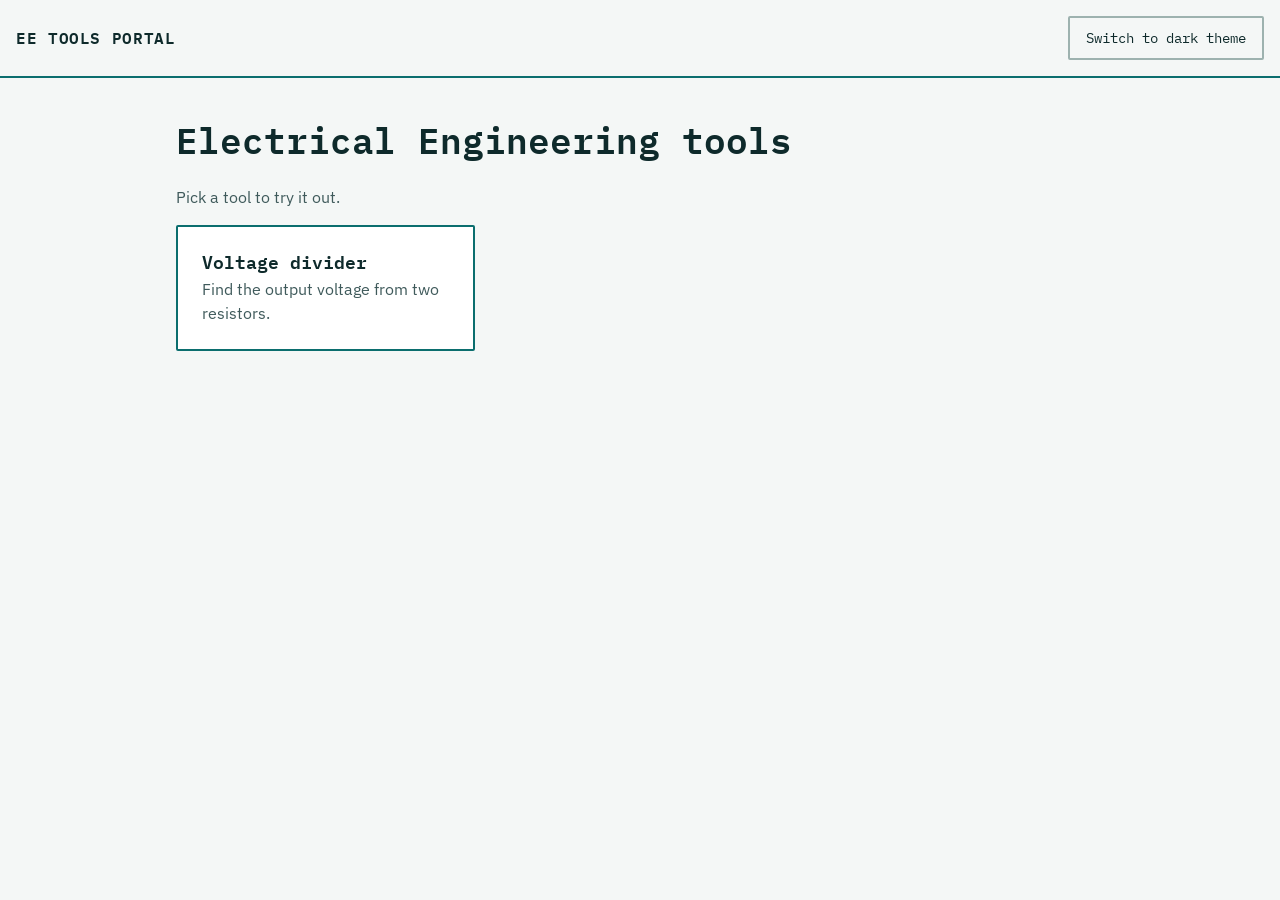
<file: index.html>
<!DOCTYPE html>
<html lang="en" data-theme="light">
<head>
  <meta charset="utf-8">
  <meta name="viewport" content="width=device-width, initial-scale=1">
  <title>EE Tools Portal</title>
  <link rel="stylesheet" href="css/style.css">
  <link rel="preconnect" href="https://fonts.googleapis.com">
  <link rel="stylesheet" href="https://fonts.googleapis.com/css2?family=IBM+Plex+Mono:wght@400;600&family=IBM+Plex+Sans:wght@400;600&display=swap">
  <script src="js/theme.js"></script>
</head>
<body>
  <header class="site-header">
    <a href="index.html">EE Tools Portal</a>
    <button id="theme-toggle" type="button">Switch to dark theme</button>
  </header>
  <main>
    <h1>Electrical Engineering tools</h1>
    <p class="muted">Pick a tool to try it out.</p>
    <ul class="tool-grid">
      <li>
        <a class="card" href="tools/voltage-divider.html">
          <h2>Voltage divider</h2>
          <p>Find the output voltage from two resistors.</p>
        </a>
      </li>
    </ul>
  </main>
</body>
</html>
</file>
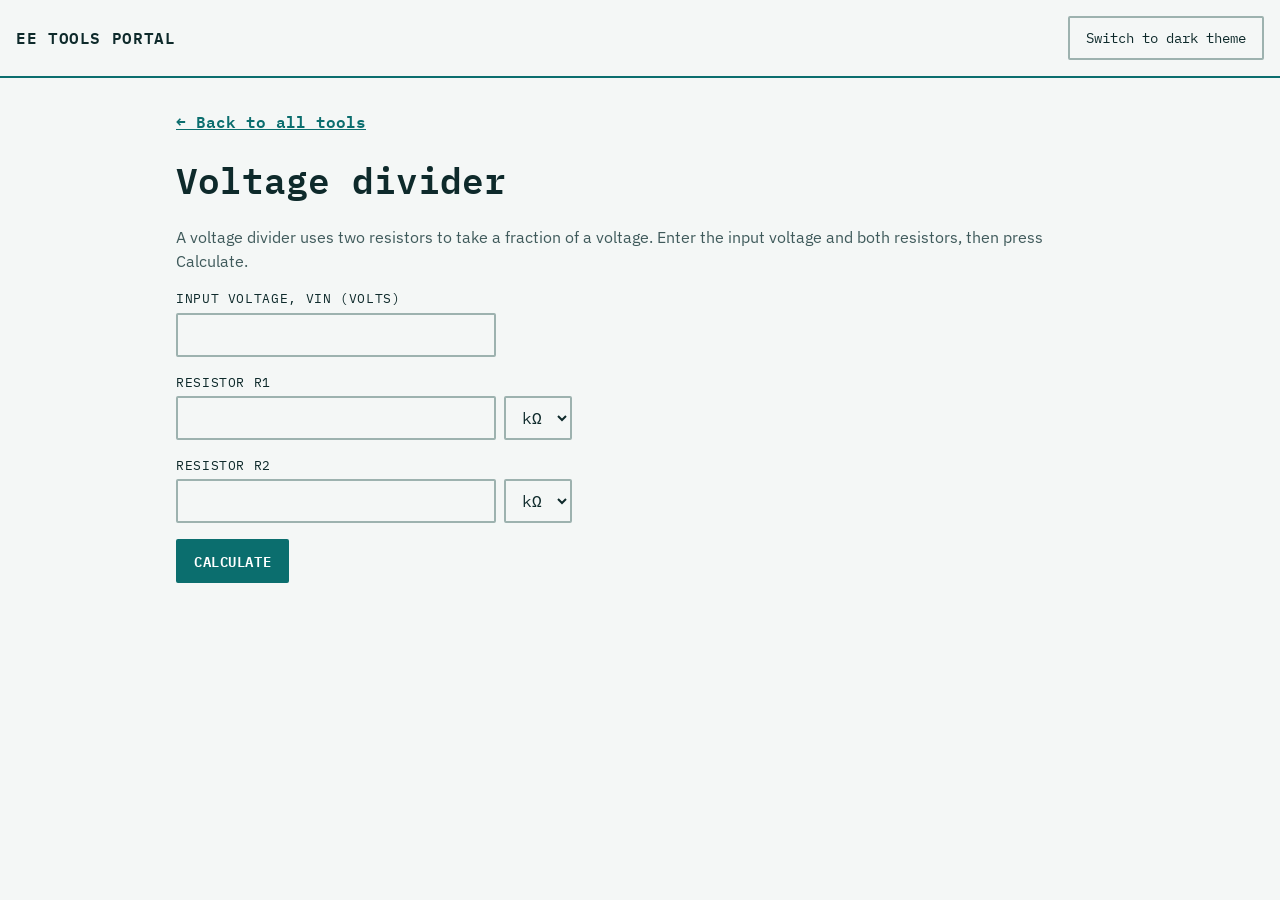
<file: tools/voltage-divider.html>
<!DOCTYPE html>
<html lang="en" data-theme="light">
<head>
  <meta charset="utf-8">
  <meta name="viewport" content="width=device-width, initial-scale=1">
  <title>Voltage divider | EE Tools Portal</title>
  <link rel="stylesheet" href="../css/style.css">
  <link rel="preconnect" href="https://fonts.googleapis.com">
  <link rel="stylesheet" href="https://fonts.googleapis.com/css2?family=IBM+Plex+Mono:wght@400;600&family=IBM+Plex+Sans:wght@400;600&display=swap">
  <script src="../js/theme.js"></script>
  <script src="../js/voltage-divider.js" defer></script>
</head>
<body>
  <header class="site-header">
    <a href="../index.html">EE Tools Portal</a>
    <button id="theme-toggle" type="button">Switch to dark theme</button>
  </header>
  <main>
    <p><a class="back-link" href="../index.html">&larr; Back to all tools</a></p>
    <h1>Voltage divider</h1>
    <p class="muted">A voltage divider uses two resistors to take a fraction of a voltage. Enter the input voltage and both resistors, then press Calculate.</p>

    <form id="divider-form" novalidate>
      <div class="field">
        <label for="vin">Input voltage, Vin (volts)</label>
        <input id="vin" type="number" step="any" inputmode="decimal">
      </div>

      <div class="field">
        <label for="r1">Resistor R1</label>
        <div class="field-row">
          <input id="r1" type="number" step="any" inputmode="decimal">
          <select id="r1-unit" aria-label="R1 unit">
            <option value="1">&Omega;</option>
            <option value="1000" selected>k&Omega;</option>
            <option value="1000000">M&Omega;</option>
          </select>
        </div>
      </div>

      <div class="field">
        <label for="r2">Resistor R2</label>
        <div class="field-row">
          <input id="r2" type="number" step="any" inputmode="decimal">
          <select id="r2-unit" aria-label="R2 unit">
            <option value="1">&Omega;</option>
            <option value="1000" selected>k&Omega;</option>
            <option value="1000000">M&Omega;</option>
          </select>
        </div>
      </div>

      <button type="submit">Calculate</button>
    </form>

    <div id="result" class="result" aria-live="polite"></div>
  </main>
</body>
</html>
</file>
<file: css/style.css>
/* Design direction: Blueprint. Tokens are documented in CLAUDE.md. */
:root {
  --bg: #f4f7f6;
  --surface: #ffffff;
  --border: #9db2af;
  --text: #0e2a2b;
  --muted: #3f5a5b;
  --accent: #0b6e6e;
  --on-accent: #ffffff;
  --error: #a12626;

  --font-mono: "IBM Plex Mono", ui-monospace, "Courier New", monospace;
  --font-body: "IBM Plex Sans", system-ui, sans-serif;

  --space-1: 0.25rem;
  --space-2: 0.5rem;
  --space-3: 1rem;
  --space-4: 1.5rem;
  --space-5: 2rem;
  --radius: 2px;
  --border-width: 2px;
}

:root[data-theme="dark"] {
  --bg: #0a1c26;
  --surface: #11293a;
  --border: #3d6179;
  --text: #e6f4f4;
  --muted: #9fc0c8;
  --accent: #4fd1c5;
  --on-accent: #04202a;
  --error: #ff9a9a;
}

* {
  box-sizing: border-box;
}

body {
  margin: 0;
  font-family: var(--font-body);
  line-height: 1.5;
  background: var(--bg);
  color: var(--text);
}

a {
  color: var(--accent);
}

h1,
h2 {
  font-family: var(--font-mono);
  font-weight: 600;
  line-height: 1.2;
}

h1 {
  font-size: 1.75rem;
}

.site-header {
  display: flex;
  flex-wrap: wrap;
  align-items: center;
  justify-content: space-between;
  gap: var(--space-3);
  padding: var(--space-3);
  border-bottom: var(--border-width) solid var(--accent);
}

.site-header a {
  font-family: var(--font-mono);
  font-weight: 600;
  letter-spacing: 0.04em;
  text-transform: uppercase;
  text-decoration: none;
  color: var(--text);
}

main {
  max-width: 60rem;
  margin: 0 auto;
  padding: var(--space-3);
}

.muted {
  color: var(--muted);
}

.back-link {
  font-family: var(--font-mono);
  font-weight: 600;
}

button,
input,
select {
  min-height: 44px;
  font: inherit;
  color: var(--text);
  border: var(--border-width) solid var(--border);
  border-radius: var(--radius);
}

button {
  padding: var(--space-2) var(--space-3);
  font-family: var(--font-mono);
  font-size: 0.9rem;
  background: transparent;
  cursor: pointer;
}

button[type="submit"] {
  font-weight: 600;
  letter-spacing: 0.04em;
  text-transform: uppercase;
  color: var(--on-accent);
  background: var(--accent);
  border-color: var(--accent);
}

input,
select {
  padding: var(--space-2) 0.75rem;
  font-family: var(--font-mono);
  background: var(--bg);
}

input {
  width: 100%;
  max-width: 20rem;
}

.tool-grid {
  display: grid;
  grid-template-columns: 1fr;
  gap: var(--space-3);
  padding: 0;
  list-style: none;
}

.card {
  display: block;
  height: 100%;
  padding: var(--space-4);
  color: var(--text);
  background: var(--surface);
  border: var(--border-width) solid var(--accent);
  border-radius: var(--radius);
  text-decoration: none;
}

.card h2 {
  margin: 0 0 var(--space-1);
  font-size: 1.1rem;
}

.card p {
  margin: 0;
  color: var(--muted);
}

.field {
  margin-bottom: var(--space-3);
}

.field label {
  display: block;
  margin-bottom: var(--space-1);
  font-family: var(--font-mono);
  font-size: 0.8rem;
  letter-spacing: 0.05em;
  text-transform: uppercase;
}

.field-row {
  display: flex;
  gap: var(--space-2);
}

.field-row input {
  flex: 1;
}

.result {
  margin-top: var(--space-4);
}

.result:not(:empty) {
  padding: var(--space-3);
  font-family: var(--font-mono);
  background: var(--surface);
  border: var(--border-width) solid var(--border);
  border-left: 6px solid var(--accent);
  border-radius: var(--radius);
}

.result.error:not(:empty) {
  color: var(--error);
  border-left-color: var(--error);
}

.result p {
  margin: 0 0 var(--space-2);
}

.result p:last-child {
  margin-bottom: 0;
}

a:focus-visible,
button:focus-visible,
input:focus-visible,
select:focus-visible {
  outline: 3px solid var(--accent);
  outline-offset: 2px;
}

@media (min-width: 600px) {
  .tool-grid {
    grid-template-columns: repeat(2, 1fr);
  }
}

@media (min-width: 900px) {
  h1 {
    font-size: 2.25rem;
  }

  .tool-grid {
    grid-template-columns: repeat(3, 1fr);
  }
}
</file>
